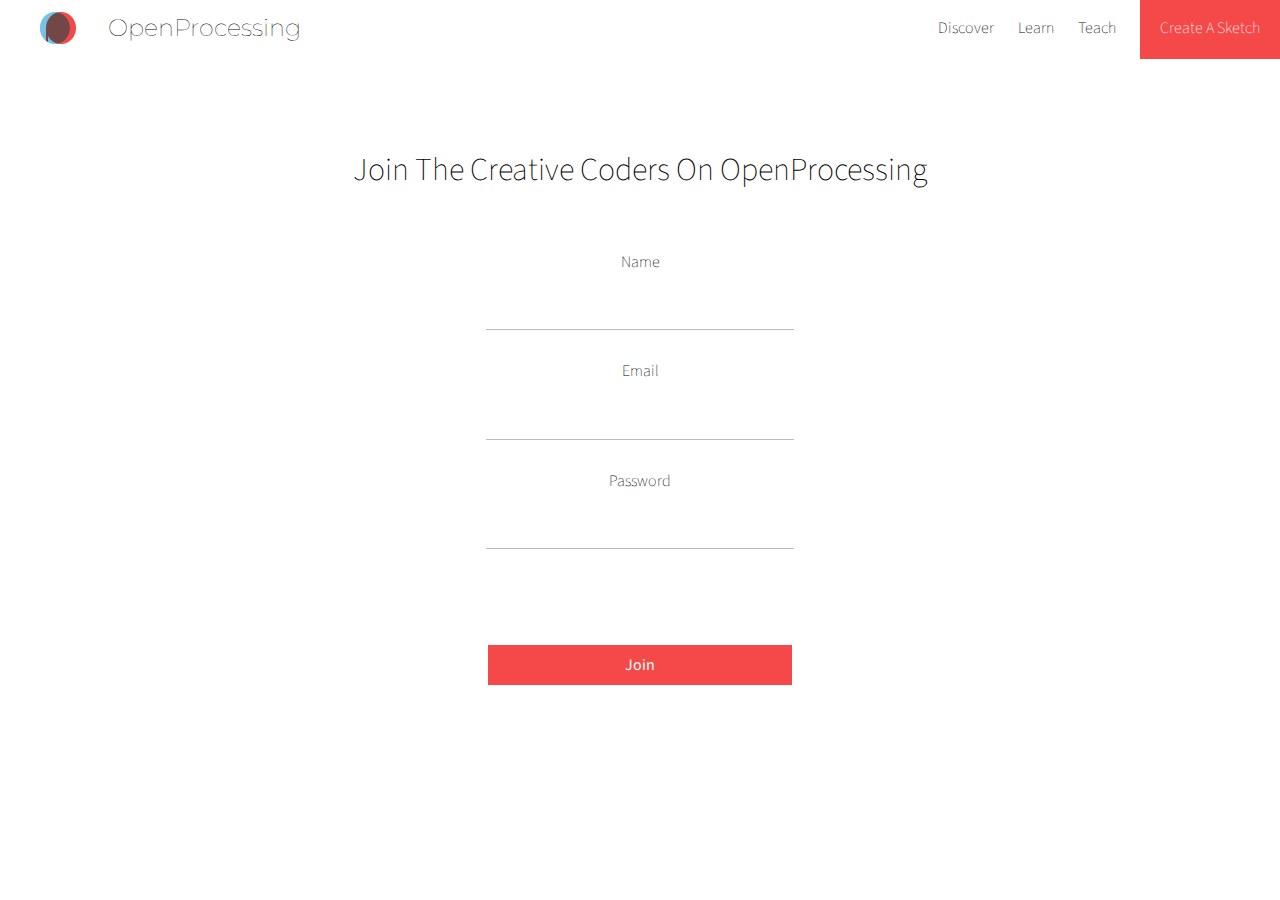
<file: Andrea/form.html>
<!DOCTYPE html>
<html lang="en">
<head>
    <meta charset="UTF-8">
    <title>Exercise 2</title>
    <meta name="viewport" content="width=device-width, initial-scale=1.0">
    <meta name="description" content="Exercise 2 of the RoctStarts Engineers Course by Francisco Martinez for learning Web Development."> 
    <meta name="viewport" content="width=device-width, initial-scale=1">
  
    <meta property="og:title" content="Exercise 2 - RockStars Engineers">
    <meta property="og:type" content="website">
    <meta property="og:image" content="favicon.ico">
  
    <link rel="manifest" href="site.webmanifest">
    <link rel="apple-touch-icon" href="icon.png">

    <!-- Font awesome-->
    <link rel="stylesheet" href="https://use.fontawesome.com/releases/v5.15.1/css/all.css" integrity="sha384-vp86vTRFVJgpjF9jiIGPEEqYqlDwgyBgEF109VFjmqGmIY/Y4HV4d3Gp2irVfcrp" crossorigin="anonymous">

    <!-- Google fonts -->
    <link href="https://fonts.googleapis.com/css2?family=Montserrat:wght@200;300&family=Playfair+Display:wght@400;500&family=Source+Sans+Pro:wght@300;400&display=swap" rel="stylesheet">

    <!-- Place favicon.ico in the root directory -->
    <link rel="icon" type="image/vnd.microsoft.icon" href="logotype.ico">

    <link rel="stylesheet" href="css/normalize.css">
    <link rel="stylesheet" href="css/style.css">
    
    <meta name="theme-color" content="#fafafa">
</head>

<body>
    <header>
        <nav class="navbar">
            <ul class="navbar-links">
                <li>
                    <a href="index.html"><img class="logotype" src="img/logotype.png" alt="logotype"></a>
                </li>
                <li class="navbar-title">
                    <a class="navbar-anchor" href="https://www.openprocessing.org/">OpenProcessing</a>
                </li>
                <li>
                    <a href="">Discover</a>
                </li>
                <li>
                    <a href="">Learn</a>
                </li>
                <li>
                    <a href="">Teach</a>
                </li>
                <li >
                    <a class="navbar-create" href="">Create a Sketch</a>
                </li>
            </ul>
        </nav>
    </header>

    <main>
        <form class="sign-form" action="">
            <h1 class="form-title">Join the creative coders on openProcessing</h1>

            <label class="form-fields" for="user-name">name</label>
            <input type="text" id="user-name">

            <label class="form-fields" for="user-email">email</label>
            <input type="text" id="user-email">

            <label class="form-fields" for="user-password">password</label>
            <input type="password" id="user-password">

            <button type="submit" class="form-btn">Join</button>
        </form>
    </main>
</body>
</html>
</file>
<file: Andrea/css/style.css>
/* ELEMENTS */
body {
  margin: 0;
  padding: 0;
  box-sizing: border-box;
  font-family: 'Source Sans Pro', sans-serif;
  width: 100%;
}

a {
  text-decoration: none;
  text-transform: capitalize;
  color: black;
}

a:hover {
  color: #bbb;
}

button {
  right: 0;
  background-color: #F54949;
  color: white;
  margin-right: 0;
  padding: 20px;
  border-radius: 0;
  border: none;
}

button:hover {
  background-color: #000;
  color: #fff;
  border: none;
}

h3 {
  color: #cccccc;
  margin-bottom: 0;
}

li {
  margin-left: 24px;
  margin-right: 0;
}

ul {
  width: 100%;
  list-style: none;
  margin-left: 0;
  padding: 0;
}

span {
  display: block;
}

i {
  color: #fff;
  margin-right: 8px;
}

footer {
  background-color:#404040;
  padding-bottom: 32px;
}

hr {
  width: 264px;
  border-color: #bbb;
}

form {
  display: flex;
  flex-direction: column;
  align-items: center;
  font-family: 'Source Sans Pro', sans-serif;
  font-weight: lighter;
  padding: 32px;
}

input {
  display: flex;
  justify-content: center;
  border: none;
  border-bottom: 1px solid #bbb;
  width: 304px;
  height: 24px;
  margin: 32px 0;
}

label {
  text-transform: uppercase;
}

/* CLASSES */

/* header */

.navbar {
  display: flex;
  height: 56px;
  align-items: center;
}

.navbar-links {
  display: flex;
  padding-top: 0;
  align-items: center;
  margin: 0;
  margin-left: 16px;
  font-weight: lighter;
}

.logotype, .navbar-img {
  display: flex;
  width: 36px;
  height: 32px;
  transition: transform 0.3s;  
}

.navbar-search {
  margin: 0;
}

.search-label {
  display: none;
}

.navbar-img:hover {
  transform: scale(1.2);
}

.navbar-title {
  margin-right: auto;
  font-family: 'Montserrat', sans-serif;
  font-size: 24px;

}

.navbar-create {
  right: 0;
  background-color: #F54949;
  color: white;
  margin-right: 0;
  padding: 20px;
  border-radius: 0;
  border: none;
}

.navbar-create:hover {
  background-color: #000;
}

.navbar-anchor {
  align-items: center;
  margin: 8px;
  text-decoration: none;
}


/* hidden div */

#navbar-toggle {
  display: none;
}

#navbar-user {
  background-color: #333;
  width: 280px;
  height: 216px;
  font-family: 'Source Sans Pro', sans-serif;
  color: #bbb;
  position: absolute;
  padding: 0 16px;
  top: 64px;
  right: 104px;
  max-height: 0;
  z-index: 1;
  overflow: hidden;
  -webkit-transition: all 0.3s ease;
}


#navbar-toggle:checked + #navbar-user {
  max-height: 216px;
}

.user-join {
  background-color: #fff;
  border: 1px solid #F54949;
  color: #F54949;
  display: flex;
  margin: 16px auto;
  width: 248px;
  height: 32px;
  padding: 0;
  justify-content: center;
  align-items: center;
  text-transform: capitalize;
}

.user-sign {
  color: #fff;
  margin-bottom: 32px;
}

.user-bottom {
  display: flex;
  justify-content: space-between;
  margin-top: 32px;
}

.user-bottom a {
  color: #fff;
}

/* form */

.form-title {
  text-transform: capitalize;
  font-weight: lighter;
  margin: 64px 0;
}

.form-fields {
  text-transform: capitalize;
}

.form-btn {
  margin-top: 64px;
  width: 304px;
  height: 40px;
  padding: 0;
}

/* Hero */

.hero {
  position: relative;
  height: 100vh;  
  display: flex;
  align-items: center;
}

.hero-content {
  position: absolute;
  display: flex;
  flex-direction: column;
  align-items: center; 
  justify-content: center;
  padding: 16px;
  left: 16px;
  border: 16px solid #fff;
  width: 30%;
  height: 60%;
}

.hero-title {
  color: black;
  text-align: center;
  font-family: "Playfair Display", serif;
  font-size: 100px;
  font-weight: normal;
  text-transform: capitalize;
  margin: 0;
  padding: 0;
  text-align: left;
}

.hero-description {
  width: 100%;
  text-align: center;
  font-size: 16px;
}

.hero-join{
  transition: all 200ms ease-in-out;
  background: none;
  color: #F54949;
  font-size: 16px;
  margin-top: 8px;
  width: 200px;
  height: 40px;
  text-transform: capitalize;
  padding: 0;
  display: flex;
  justify-content: center;
  align-items: center;
}

.hero-join:hover {
  background-color: #F54949;
}

.outline {
  border: solid 1px #F54949;
}


.hero::before {
  content: "";
  position: absolute;
  top: 0;
  left: 0;
  width: 100%;
  height: 100%;
  background: url(../img/hero.png);
  background-repeat: no-repeat;
  background-size: cover;
  background-position: center center;
  filter: brightness(80%);
}


/* first grid layout */

.features {
  margin: 80px 32px;
  display: grid;
  grid-template-columns: 1fr 1fr 1fr;
  column-gap: 32px;
  font-family: 'Source Sans Pro', sans-serif;
}

.features__feature {
  line-height: 1.3;
  text-align: center;
}

.features__feature-title {
  text-transform: capitalize;
  text-align: center;
}

.features__feature-link {
  color: #F54949;
}

.features__feature-img {
  width: 320px;
  height: 180px;
  margin: auto;
  display: block;
  margin: 24px auto;
  transition: transform .2s;
}

.features__feature-img:hover{
  transform: scale(1.2);
}

/* second grid layout */

.sketches {
  display: grid;
  grid-template-columns: 0.8fr 2fr; /* one and twice the size of 1 (default size) */
  column-gap: 32px;
  margin: 0 32px;

}
.sketches__title {
  display: inline;
  font-family: 'Montserrat', sans-serif;
  font-weight: lighter;
  line-height: 1.3;
  font-size: 36px;
}

.heart-img {
  width: 50px;
}

.sketches-gallery {
  place-self: center; /* Vertical and horizontal */
}

.sketches-artwork {
  width: 300px;
  height: 200px;
}

/* footer */

.navbar-footer {
  display: grid;
  grid-template-columns: 1fr 1fr 1fr 1fr;
  column-gap: 32px;
  margin: 64px 32px 0;
}

.navbar-footer ul {
    margin-top: 4px;
}
.navbar-footer li {
  margin: 0;
}

.navbar-footer a {
  color: #cccccc;
  font-weight: lighter;
  font-size: 14px;
}

/* MEDIA QUERIES */

@media screen and (max-width: 1024px) {
  
  li:first-child {
    margin: 0;
  }
  .navbar-create {
    display: none;
  }

  .navbar {
    height: 50px;
  }

  .navbar-links {
    margin: 0;
    justify-content: space-evenly;
  }

  .navbar-title {
    display: none;
  }

  .hero-content {
    display: flex;
    flex-direction: column;
    align-items: flex-start; /* When the flex-direction is column justify-content and align-items are opposite */
    justify-content: center;
    position: absolute;
    left: 0;
    right: auto;
    border: none;
    padding: 0;
    width: 100%;
    height: 40%;
  }

  .hero-title {
  color: black;
  text-align: center;
  font-family: "Playfair Display", serif;
  font-size: 144px;
  font-weight: normal;
  text-transform: capitalize;
  margin: 0;
  text-align: left;
  width: 100%;
  }

  .indent {
    display: flex;
    justify-content: flex-end;
  }

  .hero-join {
    width: 240px;
    height: 48px; /* TAKE INTO ACCOUNT THE PADDING */
    margin: 32px auto 0px;
    padding: 16px 0;
    font-weight: bold;
  }


  .features {
    display: block;
  }

  .features__feature {
    margin-bottom: 80px;
  }
  
  .features__feature-img {
    width: 440px;
    height: 312px;
  }

  .sketches {
    display: block;
  }

  .sketches-title {
    font-size: 48px;
  }
  .sketches-gallery {
    text-align: center;
  }

  .sketches-artwork {
    display: block;
    width: 496px;
    height: 296px;
    margin: 48px auto;
  }

  .navbar-footer {
    display: flex;
    flex-direction: column;
    justify-content: center;
    padding-top: 16px;
  }
 
  .footer-title {
    margin: 0;
  }

  .footer-links {
    margin-bottom: 8px 0;
  }
}

@media screen and (max-width: 500px) {

  .navbar-search, .navbar-create {
    display: none;
  }

  .navbar-links {
    margin: 0;
    justify-content: space-around;
  }

  #navbar-user {
    right: 32px;
  }

  .hero-title {
    font-size: 80px;
  }

  .features__feature-img {
    width: 240px;
    height: 200px;
  }

  .sketches-title {
    font-size: 32px;
  }
  .sketches-artwork{
    width: 240px;
    height: 200px;
  }

}
</file>
